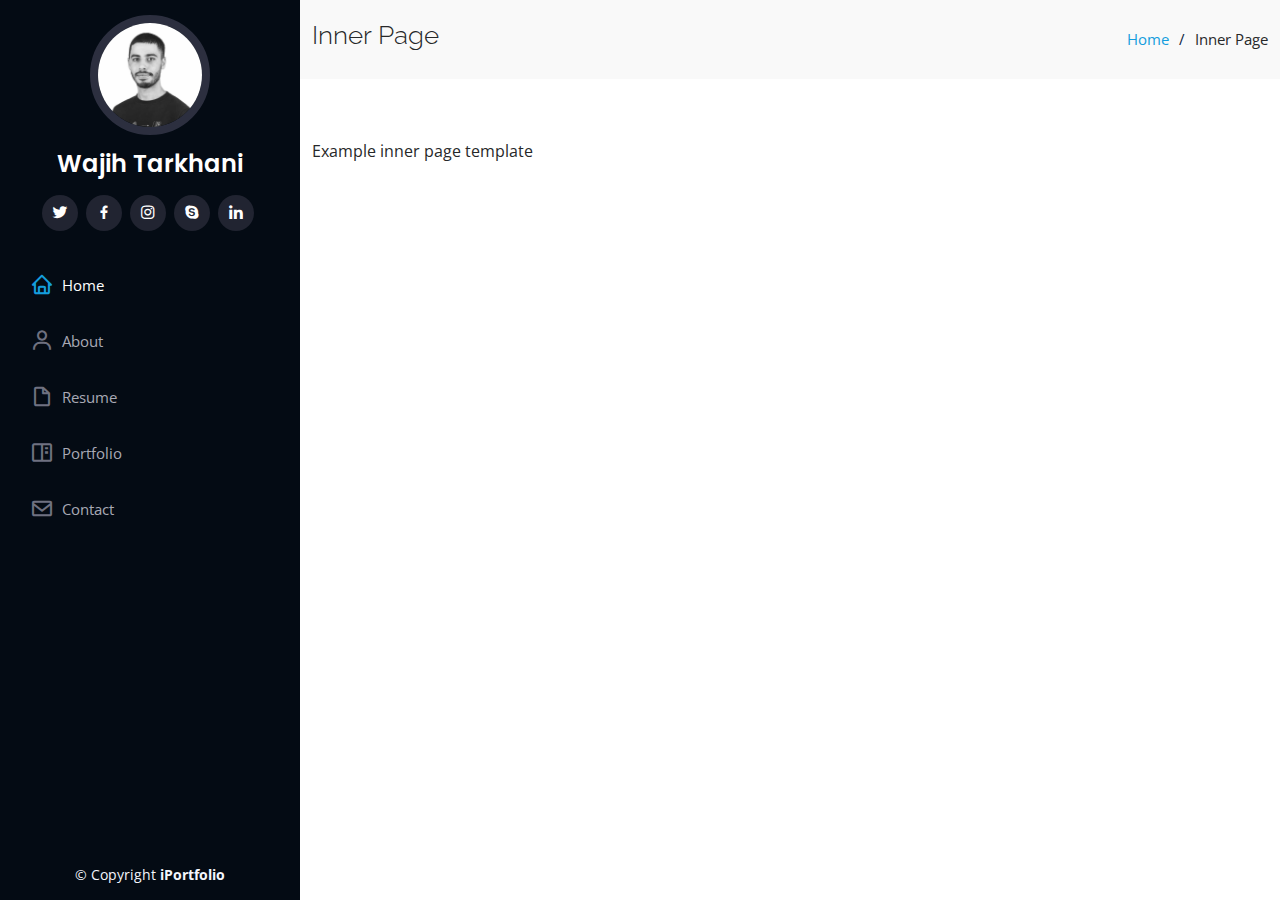
<file: inner-page.html>
<!DOCTYPE html>
<html lang="en">

<head>

  <!-- Google Tag Manager -->
  <script>(function(w,d,s,l,i){w[l]=w[l]||[];w[l].push({'gtm.start':
            new Date().getTime(),event:'gtm.js'});var f=d.getElementsByTagName(s)[0],
          j=d.createElement(s),dl=l!=='dataLayer'?'&l='+l:'';j.async=true;j.src=
          'https://www.googletagmanager.com/gtm.js?id='+i+dl;f.parentNode.insertBefore(j,f);
  })(window,document,'script','dataLayer','GTM-TT3HVP2P');</script>
  <!-- End Google Tag Manager -->

  <meta charset="utf-8">
  <meta content="width=device-width, initial-scale=1.0" name="viewport">

  <title>Wajih Tarkhani</title>
  <meta content="" name="description">
  <meta content="" name="keywords">

  <!-- Favicons -->
  <link href="assets/img/my_logo%20(2).png" rel="icon">
  <link href="assets/img/my_logo%20(2).png" rel="apple-touch-icon">

  <!-- Google Fonts -->
  <link href="https://fonts.googleapis.com/css?family=Open+Sans:300,300i,400,400i,600,600i,700,700i|Raleway:300,300i,400,400i,500,500i,600,600i,700,700i|Poppins:300,300i,400,400i,500,500i,600,600i,700,700i" rel="stylesheet">

  <!-- Vendor CSS Files -->
  <link href="assets/vendor/aos/aos.css" rel="stylesheet">
  <link href="assets/vendor/bootstrap/css/bootstrap.min.css" rel="stylesheet">
  <link href="assets/vendor/bootstrap-icons/bootstrap-icons.css" rel="stylesheet">
  <link href="assets/vendor/boxicons/css/boxicons.min.css" rel="stylesheet">
  <link href="assets/vendor/glightbox/css/glightbox.min.css" rel="stylesheet">
  <link href="assets/vendor/swiper/swiper-bundle.min.css" rel="stylesheet">

  <!-- Template Main CSS File -->
  <link href="assets/css/style.css" rel="stylesheet">

  <!-- =======================================================
  * Template Name: iPortfolio
  * Updated: Mar 10 2023 with Bootstrap v5.2.3
  * Template URL: https://bootstrapmade.com/iportfolio-bootstrap-portfolio-websites-template/
  * Author: BootstrapMade.com
  * License: https://bootstrapmade.com/license/
  ======================================================== -->
</head>

<body>

<!-- Google Tag Manager (noscript) -->
<noscript><iframe src="https://www.googletagmanager.com/ns.html?id=GTM-TT3HVP2P"
                  height="0" width="0" style="display:none;visibility:hidden"></iframe></noscript>
<!-- End Google Tag Manager (noscript) -->


  <!-- ======= Mobile nav toggle button ======= -->
  <i class="bi bi-list mobile-nav-toggle d-xl-none"></i>

  <!-- ======= Header ======= -->
  <header id="header">
    <div class="d-flex flex-column">

      <div class="profile">
        <img src="assets/img/profile-image.jpg" alt="" class="img-fluid rounded-circle">
        <h1 class="text-light"><a href="index.html">Wajih Tarkhani</a></h1>
        <div class="social-links mt-3 text-center">
          <a href="#" class="twitter"><i class="bx bxl-twitter"></i></a>
          <a href="#" class="facebook"><i class="bx bxl-facebook"></i></a>
          <a href="#" class="instagram"><i class="bx bxl-instagram"></i></a>
          <a href="#" class="google-plus"><i class="bx bxl-skype"></i></a>
          <a href="#" class="linkedin"><i class="bx bxl-linkedin"></i></a>
        </div>
      </div>

      <nav id="navbar" class="nav-menu navbar">
        <ul>
          <li><a href="#hero" class="nav-link scrollto active"><i class="bx bx-home"></i> <span>Home</span></a></li>
          <li><a href="#about" class="nav-link scrollto"><i class="bx bx-user"></i> <span>About</span></a></li>
          <li><a href="#resume" class="nav-link scrollto"><i class="bx bx-file-blank"></i> <span>Resume</span></a></li>
          <li><a href="#portfolio" class="nav-link scrollto"><i class="bx bx-book-content"></i> <span>Portfolio</span></a></li>
          <li><a href="#services" class="nav-link scrollto" style="display:none;"><i class="bx bx-server"></i> <span>Services</span></a></li>
          <li><a href="#contact" class="nav-link scrollto"><i class="bx bx-envelope"></i> <span>Contact</span></a></li>
        </ul>
      </nav><!-- .nav-menu -->
    </div>
  </header><!-- End Header -->

  <main id="main">

    <!-- ======= Breadcrumbs ======= -->
    <section class="breadcrumbs">
      <div class="container">

        <div class="d-flex justify-content-between align-items-center">
          <h2>Inner Page</h2>
          <ol>
            <li><a href="index.html">Home</a></li>
            <li>Inner Page</li>
          </ol>
        </div>

      </div>
    </section><!-- End Breadcrumbs -->

    <section class="inner-page">
      <div class="container">
        <p>
          Example inner page template
        </p>
      </div>
    </section>

  </main><!-- End #main -->

  <!-- ======= Footer ======= -->
  <footer id="footer">
    <div class="container">
      <div class="copyright">
        &copy; Copyright <strong><span>iPortfolio</span></strong>
      </div>
      <div class="credits">
        Designed by <a href="https://bootstrapmade.com/">BootstrapMade</a>
      </div>
    </div>
  </footer><!-- End  Footer -->

  <a href="#" class="back-to-top d-flex align-items-center justify-content-center"><i class="bi bi-arrow-up-short"></i></a>

  <!-- Vendor JS Files -->
  <script src="assets/vendor/purecounter/purecounter_vanilla.js"></script>
  <script src="assets/vendor/aos/aos.js"></script>
  <script src="assets/vendor/bootstrap/js/bootstrap.bundle.min.js"></script>
  <script src="assets/vendor/glightbox/js/glightbox.min.js"></script>
  <script src="assets/vendor/isotope-layout/isotope.pkgd.min.js"></script>
  <script src="assets/vendor/swiper/swiper-bundle.min.js"></script>
  <script src="assets/vendor/typed.js/typed.min.js"></script>
  <script src="assets/vendor/waypoints/noframework.waypoints.js"></script>
  <script src="assets/vendor/php-email-form/validate.js"></script>

  <!-- Template Main JS File -->
  <script src="assets/js/main.js"></script>

</body>

</html>
</file>
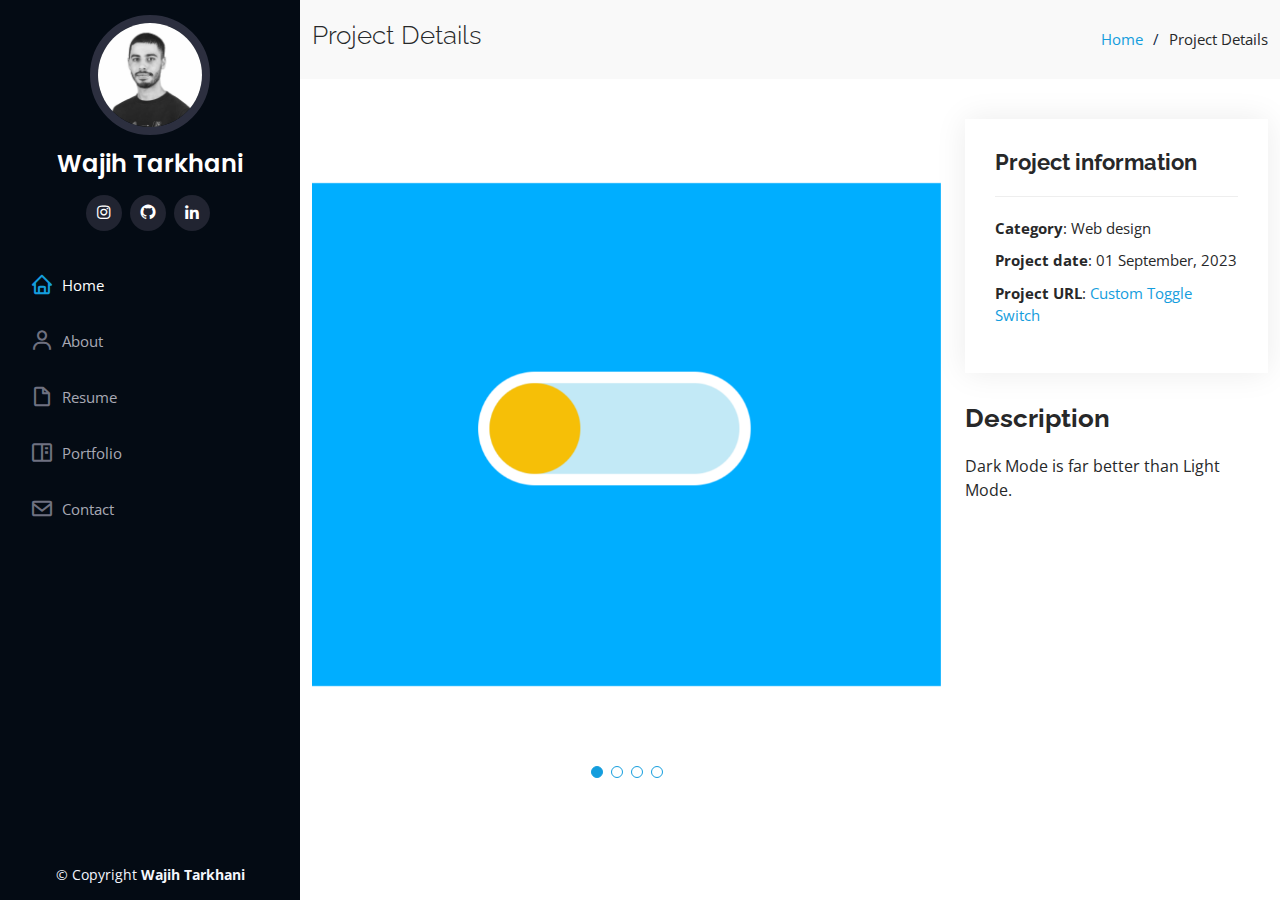
<file: Portfolio_Details/Light_Dark_Mode_details.html>
<!DOCTYPE html>
<html lang="en">

<head>

    <!-- Google Tag Manager -->
    <script>(function(w,d,s,l,i){w[l]=w[l]||[];w[l].push({'gtm.start':
            new Date().getTime(),event:'gtm.js'});var f=d.getElementsByTagName(s)[0],
        j=d.createElement(s),dl=l!=='dataLayer'?'&l='+l:'';j.async=true;j.src=
        'https://www.googletagmanager.com/gtm.js?id='+i+dl;f.parentNode.insertBefore(j,f);
    })(window,document,'script','dataLayer','GTM-TT3HVP2P');</script>
    <!-- End Google Tag Manager -->

    <meta charset="utf-8">
    <meta content="width=device-width, initial-scale=1.0" name="viewport">

    <title>Wajih Tarkhani</title>
    <meta content="" name="description">
    <meta content="" name="keywords">

    <!-- Favicons -->
    <link href="../assets/img/my_logo%20(2).png" rel="icon">
    <link href="../assets/img/my_logo%20(2).png" rel="apple-touch-icon">

    <!-- Google Fonts -->
    <link href="https://fonts.googleapis.com/css?family=Open+Sans:300,300i,400,400i,600,600i,700,700i|Raleway:300,300i,400,400i,500,500i,600,600i,700,700i|Poppins:300,300i,400,400i,500,500i,600,600i,700,700i" rel="stylesheet">

    <!-- Vendor CSS Files -->
    <link href="../assets/vendor/aos/aos.css" rel="stylesheet">
    <link href="../assets/vendor/bootstrap/css/bootstrap.min.css" rel="stylesheet">
    <link href="../assets/vendor/bootstrap-icons/bootstrap-icons.css" rel="stylesheet">
    <link href="../assets/vendor/boxicons/css/boxicons.min.css" rel="stylesheet">
    <link href="../assets/vendor/glightbox/css/glightbox.min.css" rel="stylesheet">
    <link href="../assets/vendor/swiper/swiper-bundle.min.css" rel="stylesheet">

    <!-- Template Main CSS File -->
    <link href="../assets/css/style.css" rel="stylesheet">

</head>

<body>

<!-- Google Tag Manager (noscript) -->
<noscript><iframe src="https://www.googletagmanager.com/ns.html?id=GTM-TT3HVP2P"
                  height="0" width="0" style="display:none;visibility:hidden"></iframe></noscript>
<!-- End Google Tag Manager (noscript) -->


<!-- ======= Mobile nav toggle button ======= -->
<i class="bi bi-list mobile-nav-toggle d-xl-none"></i>

<!-- ======= Header ======= -->
<header id="header">
    <div class="d-flex flex-column">

        <div class="profile">
            <img src="../assets/img/profile-image.jpg" alt="" class="img-fluid rounded-circle">
            <h1 class="text-light"><a href="../index.html">Wajih Tarkhani</a></h1>
            <div class="social-links mt-3 text-center">
                <a href="https://www.instagram.com/wajihtarkhani/" class="instagram"><i class="bx bxl-instagram"></i></a>
                <a href="https://github.com/wijj9" class="google-plus"><i class="bx bxl-github"></i></a>
                <a href="https://www.linkedin.com/in/wajih-tarkhani-18542620b/" class="linkedin"><i class="bx bxl-linkedin"></i></a>
            </div>
        </div>

        <nav id="navbar" class="nav-menu navbar">
            <ul>
                <li><a href="../index.html#hero" class="nav-link scrollto active"><i class="bx bx-home"></i> <span>Home</span></a></li>
                <li><a href="../index.html#about" class="nav-link scrollto"><i class="bx bx-user"></i> <span>About</span></a></li>
                <li><a href="../index.html#resume" class="nav-link scrollto"><i class="bx bx-file-blank"></i> <span>Resume</span></a></li>
                <li><a href="../index.html#portfolio" class="nav-link scrollto"><i class="bx bx-book-content"></i> <span>Portfolio</span></a></li>
                <li><a href="../index.html#contact" class="nav-link scrollto"><i class="bx bx-envelope"></i> <span>Contact</span></a></li>
            </ul>
        </nav><!-- .nav-menu -->
    </div>
</header><!-- End Header -->

<main id="main">

    <!-- ======= Breadcrumbs ======= -->
    <section id="breadcrumbs" class="breadcrumbs">
        <div class="container">

            <div class="d-flex justify-content-between align-items-center">
                <h2>Project Details</h2>
                <ol>
                    <li><a href="../index.html">Home</a></li>
                    <li>Project Details</li>
                </ol>
            </div>

        </div>
    </section><!-- End Breadcrumbs -->

    <!-- ======= Portfolio Details Section ======= -->
    <section id="portfolio-details" class="portfolio-details">
        <div class="container">

            <div class="row gy-4">

                <div class="col-lg-8">
                    <div class="portfolio-details-slider swiper">
                        <div class="swiper-wrapper align-items-center">

                            <div class="swiper-slide">
                                <img src="../assets/img/portfolio/light_mode.png" alt="">
                            </div>

                            <div class="swiper-slide">
                                <img src="../assets/img/portfolio/dark_mode.png" alt="">
                            </div>

                            <div class="swiper-slide">
                                <img src="../assets/img/portfolio/home_light.png" alt="">
                            </div>

                            <div class="swiper-slide">
                                <img src="../assets/img/portfolio/home_dark.png" alt="">
                            </div>
                        </div>
                        <div class="swiper-pagination"></div>
                    </div>
                </div>

                <div class="col-lg-4">
                    <div class="portfolio-info">
                        <h3>Project information</h3>
                        <ul>
                            <li><strong>Category</strong>: Web design</li>
                            <!--<li><strong>Client</strong>: ASU Company</li>-->
                            <li><strong>Project date</strong>: 01 September, 2023</li>
                            <li><strong>Project URL</strong>: <a href="https://wijj9.github.io/Game_Engine/Home/Games/Custom_Toggle_Switch/index.html">Custom Toggle Switch</a></li>
                        </ul>
                    </div>
                    <div class="portfolio-description">
                        <h2>Description</h2>
                        <p>
                            Dark Mode is far better than Light Mode.
                        </p>
                    </div>
                </div>

            </div>

        </div>
    </section><!-- End Portfolio Details Section -->

</main><!-- End #main -->

<!-- ======= Footer ======= -->
<footer id="footer">
    <div class="container">
        <div class="copyright">
            &copy; Copyright <strong><span>Wajih Tarkhani</span></strong>
        </div>
        <div class="credits">
            Designed by <a href="https://bootstrapmade.com/">BootstrapMade</a>
        </div>
    </div>
</footer><!-- End  Footer -->

<a href="#" class="back-to-top d-flex align-items-center justify-content-center"><i class="bi bi-arrow-up-short"></i></a>

<!-- Vendor JS Files -->
<script src="../assets/vendor/purecounter/purecounter_vanilla.js"></script>
<script src="../assets/vendor/aos/aos.js"></script>
<script src="../assets/vendor/bootstrap/js/bootstrap.bundle.min.js"></script>
<script src="../assets/vendor/glightbox/js/glightbox.min.js"></script>
<script src="../assets/vendor/isotope-layout/isotope.pkgd.min.js"></script>
<script src="../assets/vendor/swiper/swiper-bundle.min.js"></script>
<script src="../assets/vendor/typed.js/typed.min.js"></script>
<script src="../assets/vendor/waypoints/noframework.waypoints.js"></script>
<script src="../assets/vendor/php-email-form/validate.js"></script>

<!-- Template Main JS File -->
<script src="../assets/js/main.js"></script>

</body>

</html>
</file>
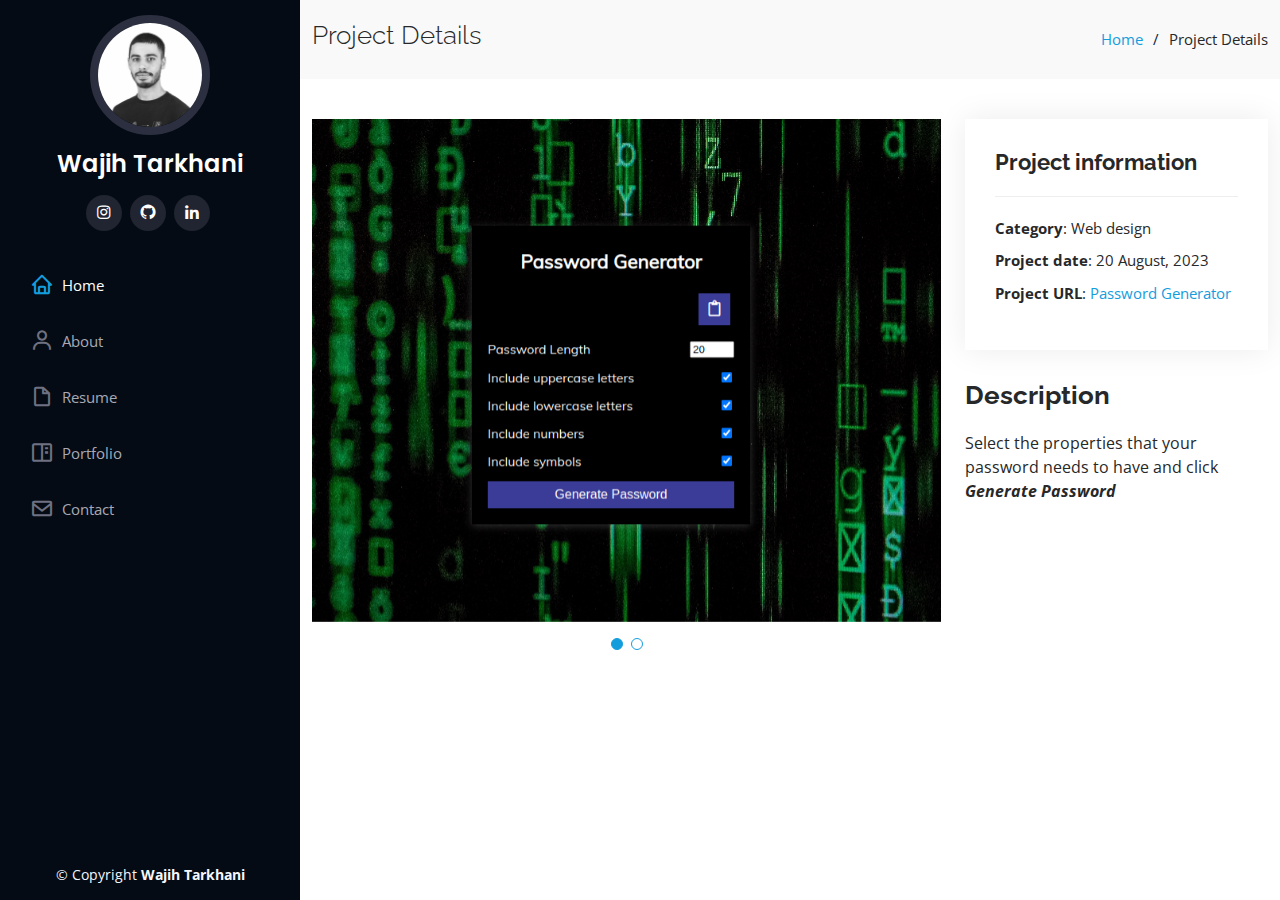
<file: Portfolio_Details/Password_Gen_details.html>
<!DOCTYPE html>
<html lang="en">

<head>

    <!-- Google Tag Manager -->
    <script>(function(w,d,s,l,i){w[l]=w[l]||[];w[l].push({'gtm.start':
            new Date().getTime(),event:'gtm.js'});var f=d.getElementsByTagName(s)[0],
        j=d.createElement(s),dl=l!=='dataLayer'?'&l='+l:'';j.async=true;j.src=
        'https://www.googletagmanager.com/gtm.js?id='+i+dl;f.parentNode.insertBefore(j,f);
    })(window,document,'script','dataLayer','GTM-TT3HVP2P');</script>
    <!-- End Google Tag Manager -->

    <meta charset="utf-8">
    <meta content="width=device-width, initial-scale=1.0" name="viewport">

    <title>Wajih Tarkhani</title>
    <meta content="" name="description">
    <meta content="" name="keywords">

    <!-- Favicons -->
    <link href="../assets/img/my_logo%20(2).png" rel="icon">
    <link href="../assets/img/my_logo%20(2).png" rel="apple-touch-icon">

    <!-- Google Fonts -->
    <link href="https://fonts.googleapis.com/css?family=Open+Sans:300,300i,400,400i,600,600i,700,700i|Raleway:300,300i,400,400i,500,500i,600,600i,700,700i|Poppins:300,300i,400,400i,500,500i,600,600i,700,700i" rel="stylesheet">

    <!-- Vendor CSS Files -->
    <link href="../assets/vendor/aos/aos.css" rel="stylesheet">
    <link href="../assets/vendor/bootstrap/css/bootstrap.min.css" rel="stylesheet">
    <link href="../assets/vendor/bootstrap-icons/bootstrap-icons.css" rel="stylesheet">
    <link href="../assets/vendor/boxicons/css/boxicons.min.css" rel="stylesheet">
    <link href="../assets/vendor/glightbox/css/glightbox.min.css" rel="stylesheet">
    <link href="../assets/vendor/swiper/swiper-bundle.min.css" rel="stylesheet">

    <!-- Template Main CSS File -->
    <link href="../assets/css/style.css" rel="stylesheet">

</head>

<body>

<!-- Google Tag Manager (noscript) -->
<noscript><iframe src="https://www.googletagmanager.com/ns.html?id=GTM-TT3HVP2P"
                  height="0" width="0" style="display:none;visibility:hidden"></iframe></noscript>
<!-- End Google Tag Manager (noscript) -->


<!-- ======= Mobile nav toggle button ======= -->
<i class="bi bi-list mobile-nav-toggle d-xl-none"></i>

<!-- ======= Header ======= -->
<header id="header">
    <div class="d-flex flex-column">

        <div class="profile">
            <img src="../assets/img/profile-image.jpg" alt="" class="img-fluid rounded-circle">
            <h1 class="text-light"><a href="../index.html">Wajih Tarkhani</a></h1>
            <div class="social-links mt-3 text-center">
                <a href="https://www.instagram.com/wajihtarkhani/" class="instagram"><i class="bx bxl-instagram"></i></a>
                <a href="https://github.com/wijj9" class="google-plus"><i class="bx bxl-github"></i></a>
                <a href="https://www.linkedin.com/in/wajih-tarkhani-18542620b/" class="linkedin"><i class="bx bxl-linkedin"></i></a>
            </div>
        </div>

        <nav id="navbar" class="nav-menu navbar">
            <ul>
                <li><a href="../index.html#hero" class="nav-link scrollto active"><i class="bx bx-home"></i> <span>Home</span></a></li>
                <li><a href="../index.html#about" class="nav-link scrollto"><i class="bx bx-user"></i> <span>About</span></a></li>
                <li><a href="../index.html#resume" class="nav-link scrollto"><i class="bx bx-file-blank"></i> <span>Resume</span></a></li>
                <li><a href="../index.html#portfolio" class="nav-link scrollto"><i class="bx bx-book-content"></i> <span>Portfolio</span></a></li>
                <li><a href="../index.html#contact" class="nav-link scrollto"><i class="bx bx-envelope"></i> <span>Contact</span></a></li>
            </ul>
        </nav><!-- .nav-menu -->
    </div>
</header><!-- End Header -->

<main id="main">

    <!-- ======= Breadcrumbs ======= -->
    <section id="breadcrumbs" class="breadcrumbs">
        <div class="container">

            <div class="d-flex justify-content-between align-items-center">
                <h2>Project Details</h2>
                <ol>
                    <li><a href="../index.html">Home</a></li>
                    <li>Project Details</li>
                </ol>
            </div>

        </div>
    </section><!-- End Breadcrumbs -->

    <!-- ======= Portfolio Details Section ======= -->
    <section id="portfolio-details" class="portfolio-details">
        <div class="container">

            <div class="row gy-4">

                <div class="col-lg-8">
                    <div class="portfolio-details-slider swiper">
                        <div class="swiper-wrapper align-items-center">

                            <div class="swiper-slide">
                                <img src="../assets/img/portfolio/password_details.png" alt="">
                            </div>

                            <div class="swiper-slide">
                                <img src="../assets/img/portfolio/password_details_2.png" alt="">
                            </div>

                        </div>
                        <div class="swiper-pagination"></div>
                    </div>
                </div>

                <div class="col-lg-4">
                    <div class="portfolio-info">
                        <h3>Project information</h3>
                        <ul>
                            <li><strong>Category</strong>: Web design</li>
                            <!--<li><strong>Client</strong>: ASU Company</li>-->
                            <li><strong>Project date</strong>: 20 August, 2023</li>
                            <li><strong>Project URL</strong>: <a href="https://wijj9.github.io/Game_Engine/Home/Games/Password_Generator/index.html">Password Generator</a></li>
                        </ul>
                    </div>
                    <div class="portfolio-description">
                        <h2>Description</h2>
                        <p>
                            Select the properties that your password needs to have and click <i><b>Generate Password</b></i>
                        </p>
                    </div>
                </div>

            </div>

        </div>
    </section><!-- End Portfolio Details Section -->

</main><!-- End #main -->

<!-- ======= Footer ======= -->
<footer id="footer">
    <div class="container">
        <div class="copyright">
            &copy; Copyright <strong><span>Wajih Tarkhani</span></strong>
        </div>
        <div class="credits">
            Designed by <a href="https://bootstrapmade.com/">BootstrapMade</a>
        </div>
    </div>
</footer><!-- End  Footer -->

<a href="#" class="back-to-top d-flex align-items-center justify-content-center"><i class="bi bi-arrow-up-short"></i></a>

<!-- Vendor JS Files -->
<script src="../assets/vendor/purecounter/purecounter_vanilla.js"></script>
<script src="../assets/vendor/aos/aos.js"></script>
<script src="../assets/vendor/bootstrap/js/bootstrap.bundle.min.js"></script>
<script src="../assets/vendor/glightbox/js/glightbox.min.js"></script>
<script src="../assets/vendor/isotope-layout/isotope.pkgd.min.js"></script>
<script src="../assets/vendor/swiper/swiper-bundle.min.js"></script>
<script src="../assets/vendor/typed.js/typed.min.js"></script>
<script src="../assets/vendor/waypoints/noframework.waypoints.js"></script>
<script src="../assets/vendor/php-email-form/validate.js"></script>

<!-- Template Main JS File -->
<script src="../assets/js/main.js"></script>

</body>

</html>
</file>
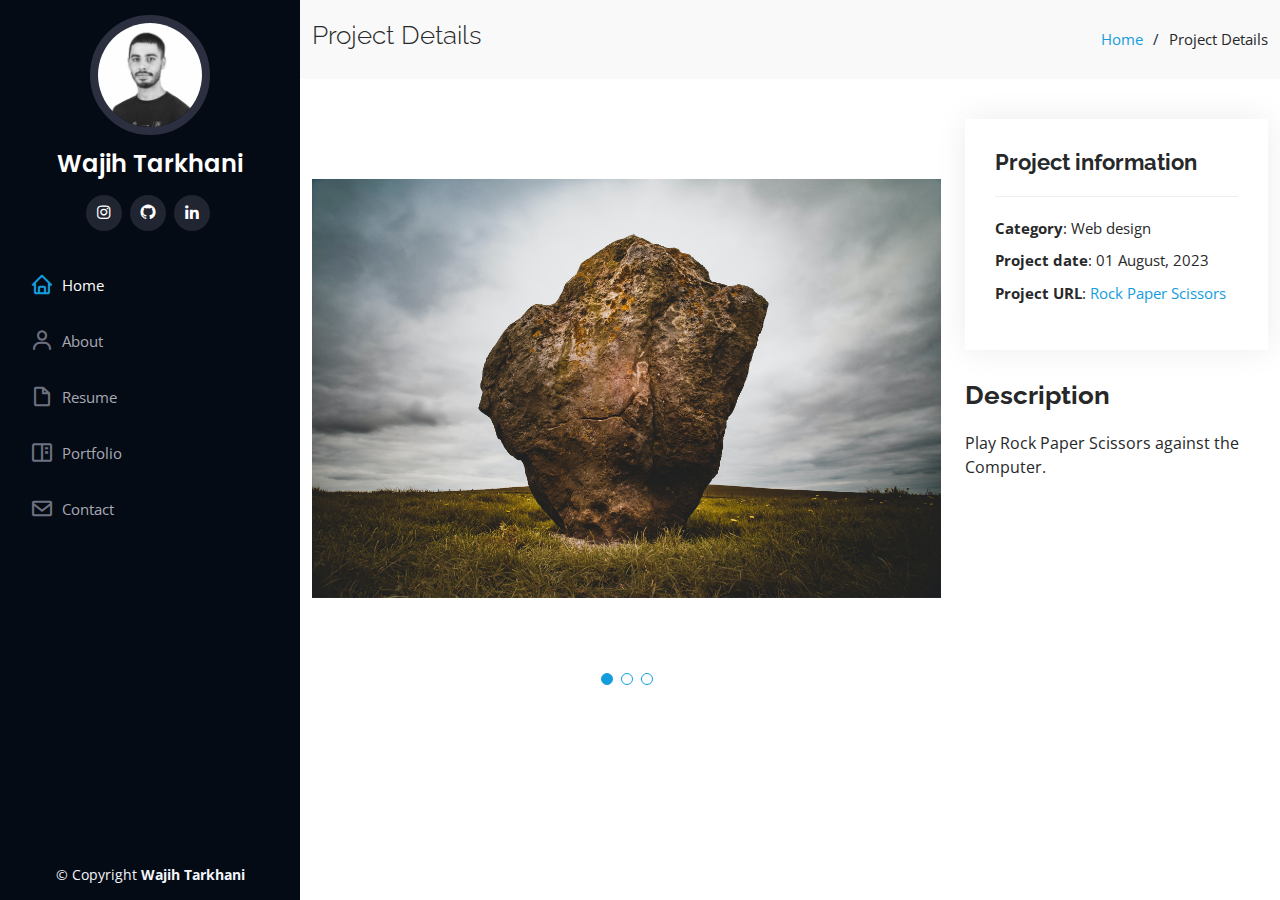
<file: Portfolio_Details/RPS_details.html>
<!DOCTYPE html>
<html lang="en">

<head>

  <!-- Google Tag Manager -->
  <script>(function(w,d,s,l,i){w[l]=w[l]||[];w[l].push({'gtm.start':
            new Date().getTime(),event:'gtm.js'});var f=d.getElementsByTagName(s)[0],
          j=d.createElement(s),dl=l!=='dataLayer'?'&l='+l:'';j.async=true;j.src=
          'https://www.googletagmanager.com/gtm.js?id='+i+dl;f.parentNode.insertBefore(j,f);
  })(window,document,'script','dataLayer','GTM-TT3HVP2P');</script>
  <!-- End Google Tag Manager -->

  <meta charset="utf-8">
  <meta content="width=device-width, initial-scale=1.0" name="viewport">

  <title>Wajih Tarkhani</title>
  <meta content="" name="description">
  <meta content="" name="keywords">

  <!-- Favicons -->
  <link href="../assets/img/my_logo%20(2).png" rel="icon">
  <link href="../assets/img/my_logo%20(2).png" rel="apple-touch-icon">

  <!-- Google Fonts -->
  <link href="https://fonts.googleapis.com/css?family=Open+Sans:300,300i,400,400i,600,600i,700,700i|Raleway:300,300i,400,400i,500,500i,600,600i,700,700i|Poppins:300,300i,400,400i,500,500i,600,600i,700,700i" rel="stylesheet">

  <!-- Vendor CSS Files -->
  <link href="../assets/vendor/aos/aos.css" rel="stylesheet">
  <link href="../assets/vendor/bootstrap/css/bootstrap.min.css" rel="stylesheet">
  <link href="../assets/vendor/bootstrap-icons/bootstrap-icons.css" rel="stylesheet">
  <link href="../assets/vendor/boxicons/css/boxicons.min.css" rel="stylesheet">
  <link href="../assets/vendor/glightbox/css/glightbox.min.css" rel="stylesheet">
  <link href="../assets/vendor/swiper/swiper-bundle.min.css" rel="stylesheet">

  <!-- Template Main CSS File -->
  <link href="../assets/css/style.css" rel="stylesheet">

</head>

<body>

<!-- Google Tag Manager (noscript) -->
<noscript><iframe src="https://www.googletagmanager.com/ns.html?id=GTM-TT3HVP2P"
                  height="0" width="0" style="display:none;visibility:hidden"></iframe></noscript>
<!-- End Google Tag Manager (noscript) -->


  <!-- ======= Mobile nav toggle button ======= -->
  <i class="bi bi-list mobile-nav-toggle d-xl-none"></i>

  <!-- ======= Header ======= -->
  <header id="header">
    <div class="d-flex flex-column">

      <div class="profile">
        <img src="../assets/img/profile-image.jpg" alt="" class="img-fluid rounded-circle">
        <h1 class="text-light"><a href="../index.html">Wajih Tarkhani</a></h1>
        <div class="social-links mt-3 text-center">
          <a href="https://www.instagram.com/wajihtarkhani/" class="instagram"><i class="bx bxl-instagram"></i></a>
          <a href="https://github.com/wijj9" class="google-plus"><i class="bx bxl-github"></i></a>
          <a href="https://www.linkedin.com/in/wajih-tarkhani-18542620b/" class="linkedin"><i class="bx bxl-linkedin"></i></a>
        </div>
      </div>

      <nav id="navbar" class="nav-menu navbar">
        <ul>
          <li><a href="../index.html#hero" class="nav-link scrollto active"><i class="bx bx-home"></i> <span>Home</span></a></li>
          <li><a href="../index.html#about" class="nav-link scrollto"><i class="bx bx-user"></i> <span>About</span></a></li>
          <li><a href="../index.html#resume" class="nav-link scrollto"><i class="bx bx-file-blank"></i> <span>Resume</span></a></li>
          <li><a href="../index.html#portfolio" class="nav-link scrollto"><i class="bx bx-book-content"></i> <span>Portfolio</span></a></li>
          <li><a href="../index.html#contact" class="nav-link scrollto"><i class="bx bx-envelope"></i> <span>Contact</span></a></li>
        </ul>
      </nav><!-- .nav-menu -->
    </div>
  </header><!-- End Header -->

  <main id="main">

    <!-- ======= Breadcrumbs ======= -->
    <section id="breadcrumbs" class="breadcrumbs">
      <div class="container">

        <div class="d-flex justify-content-between align-items-center">
          <h2>Project Details</h2>
          <ol>
            <li><a href="../index.html">Home</a></li>
            <li>Project Details</li>
          </ol>
        </div>

      </div>
    </section><!-- End Breadcrumbs -->

    <!-- ======= Portfolio Details Section ======= -->
    <section id="portfolio-details" class="portfolio-details">
      <div class="container">

        <div class="row gy-4">

          <div class="col-lg-8">
            <div class="portfolio-details-slider swiper">
              <div class="swiper-wrapper align-items-center">

                <div class="swiper-slide">
                  <img src="../assets/img/portfolio/Rock_min.jpg" alt="">
                </div>

                <div class="swiper-slide">
                  <img src="../assets/img/portfolio/paper.jpg" alt="">
                </div>

                <div class="swiper-slide">
                  <img src="../assets/img/portfolio/scissors.jpg" alt="">
                </div>

              </div>
              <div class="swiper-pagination"></div>
            </div>
          </div>

          <div class="col-lg-4">
            <div class="portfolio-info">
              <h3>Project information</h3>
              <ul>
                <li><strong>Category</strong>: Web design</li>
                <li><strong>Project date</strong>: 01 August, 2023</li>
                <li><strong>Project URL</strong>: <a href="https://wijj9.github.io/Game_Engine/Home/Games/Rock_Paper_Scissors/index.html">Rock Paper Scissors</a></li>
              </ul>
            </div>
            <div class="portfolio-description">
              <h2>Description</h2>
              <p>
                Play Rock Paper Scissors against the Computer.
              </p>
            </div>
          </div>

        </div>

      </div>
    </section><!-- End Portfolio Details Section -->

  </main><!-- End #main -->

  <!-- ======= Footer ======= -->
  <footer id="footer">
    <div class="container">
      <div class="copyright">
        &copy; Copyright <strong><span>Wajih Tarkhani</span></strong>
      </div>
      <div class="credits">
        Designed by <a href="https://bootstrapmade.com/">BootstrapMade</a>
      </div>
    </div>
  </footer><!-- End  Footer -->

  <a href="#" class="back-to-top d-flex align-items-center justify-content-center"><i class="bi bi-arrow-up-short"></i></a>

  <!-- Vendor JS Files -->
  <script src="../assets/vendor/purecounter/purecounter_vanilla.js"></script>
  <script src="../assets/vendor/aos/aos.js"></script>
  <script src="../assets/vendor/bootstrap/js/bootstrap.bundle.min.js"></script>
  <script src="../assets/vendor/glightbox/js/glightbox.min.js"></script>
  <script src="../assets/vendor/isotope-layout/isotope.pkgd.min.js"></script>
  <script src="../assets/vendor/swiper/swiper-bundle.min.js"></script>
  <script src="../assets/vendor/typed.js/typed.min.js"></script>
  <script src="../assets/vendor/waypoints/noframework.waypoints.js"></script>
  <script src="../assets/vendor/php-email-form/validate.js"></script>

  <!-- Template Main JS File -->
  <script src="../assets/js/main.js"></script>

</body>

</html>
</file>
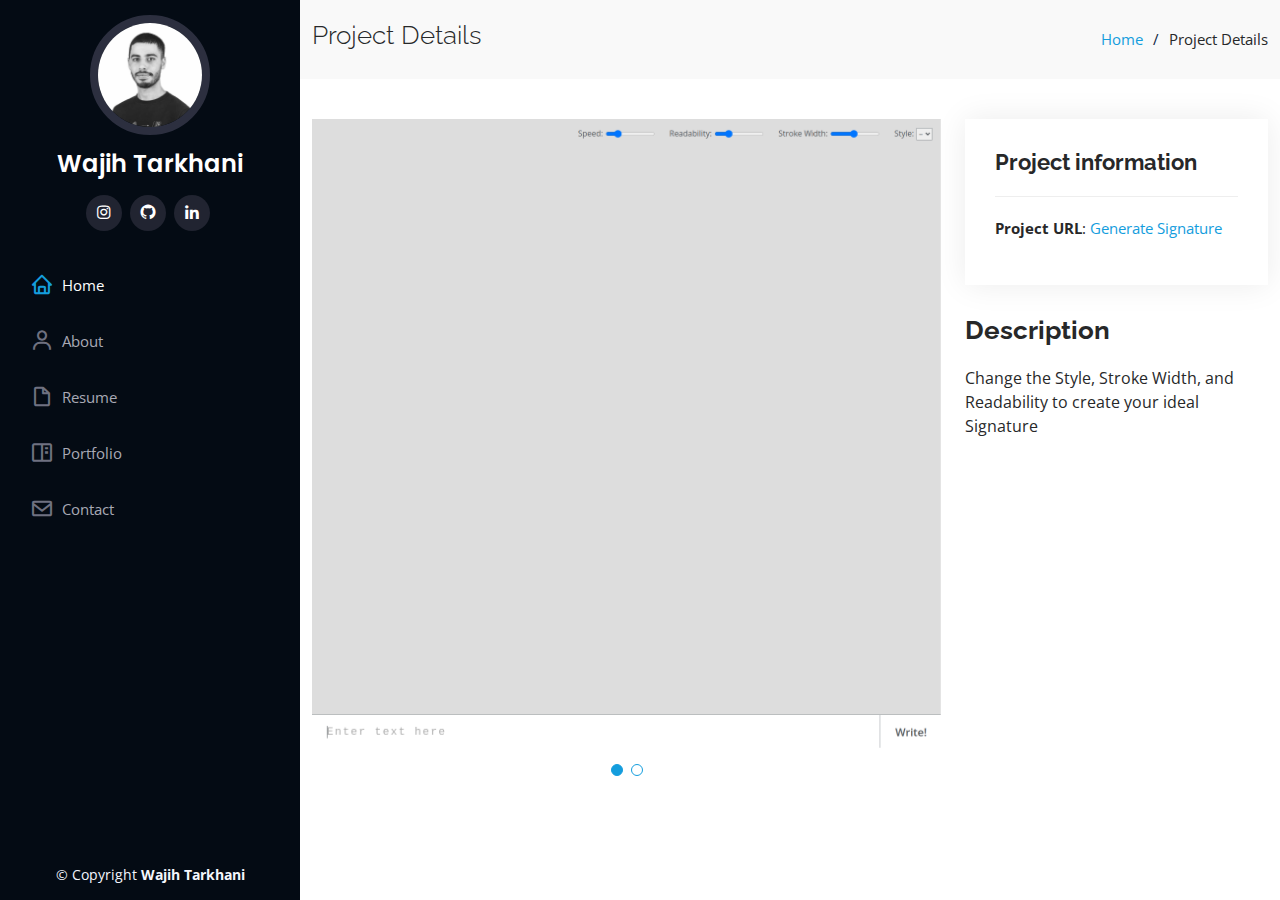
<file: Portfolio_Details/Signature_details.html>
<!DOCTYPE html>
<html lang="en">

<head>

    <!-- Google Tag Manager -->
    <script>(function(w,d,s,l,i){w[l]=w[l]||[];w[l].push({'gtm.start':
            new Date().getTime(),event:'gtm.js'});var f=d.getElementsByTagName(s)[0],
        j=d.createElement(s),dl=l!=='dataLayer'?'&l='+l:'';j.async=true;j.src=
        'https://www.googletagmanager.com/gtm.js?id='+i+dl;f.parentNode.insertBefore(j,f);
    })(window,document,'script','dataLayer','GTM-TT3HVP2P');</script>
    <!-- End Google Tag Manager -->

    <meta charset="utf-8">
    <meta content="width=device-width, initial-scale=1.0" name="viewport">

    <title>Wajih Tarkhani</title>
    <meta content="" name="description">
    <meta content="" name="keywords">

    <!-- Favicons -->
    <link href="../assets/img/my_logo%20(2).png" rel="icon">
    <link href="../assets/img/my_logo%20(2).png" rel="apple-touch-icon">

    <!-- Google Fonts -->
    <link href="https://fonts.googleapis.com/css?family=Open+Sans:300,300i,400,400i,600,600i,700,700i|Raleway:300,300i,400,400i,500,500i,600,600i,700,700i|Poppins:300,300i,400,400i,500,500i,600,600i,700,700i" rel="stylesheet">

    <!-- Vendor CSS Files -->
    <link href="../assets/vendor/aos/aos.css" rel="stylesheet">
    <link href="../assets/vendor/bootstrap/css/bootstrap.min.css" rel="stylesheet">
    <link href="../assets/vendor/bootstrap-icons/bootstrap-icons.css" rel="stylesheet">
    <link href="../assets/vendor/boxicons/css/boxicons.min.css" rel="stylesheet">
    <link href="../assets/vendor/glightbox/css/glightbox.min.css" rel="stylesheet">
    <link href="../assets/vendor/swiper/swiper-bundle.min.css" rel="stylesheet">

    <!-- Template Main CSS File -->
    <link href="../assets/css/style.css" rel="stylesheet">

</head>

<body>

<!-- Google Tag Manager (noscript) -->
<noscript><iframe src="https://www.googletagmanager.com/ns.html?id=GTM-TT3HVP2P"
                  height="0" width="0" style="display:none;visibility:hidden"></iframe></noscript>
<!-- End Google Tag Manager (noscript) -->


<!-- ======= Mobile nav toggle button ======= -->
<i class="bi bi-list mobile-nav-toggle d-xl-none"></i>

<!-- ======= Header ======= -->
<header id="header">
    <div class="d-flex flex-column">

        <div class="profile">
            <img src="../assets/img/profile-image.jpg" alt="" class="img-fluid rounded-circle">
            <h1 class="text-light"><a href="../index.html">Wajih Tarkhani</a></h1>
            <div class="social-links mt-3 text-center">
                <a href="https://www.instagram.com/wajihtarkhani/" class="instagram"><i class="bx bxl-instagram"></i></a>
                <a href="https://github.com/wijj9" class="google-plus"><i class="bx bxl-github"></i></a>
                <a href="https://www.linkedin.com/in/wajih-tarkhani-18542620b/" class="linkedin"><i class="bx bxl-linkedin"></i></a>
            </div>
        </div>

        <nav id="navbar" class="nav-menu navbar">
            <ul>
                <li><a href="../index.html#hero" class="nav-link scrollto active"><i class="bx bx-home"></i> <span>Home</span></a></li>
                <li><a href="../index.html#about" class="nav-link scrollto"><i class="bx bx-user"></i> <span>About</span></a></li>
                <li><a href="../index.html#resume" class="nav-link scrollto"><i class="bx bx-file-blank"></i> <span>Resume</span></a></li>
                <li><a href="../index.html#portfolio" class="nav-link scrollto"><i class="bx bx-book-content"></i> <span>Portfolio</span></a></li>
                <li><a href="../index.html#contact" class="nav-link scrollto"><i class="bx bx-envelope"></i> <span>Contact</span></a></li>
            </ul>
        </nav><!-- .nav-menu -->
    </div>
</header><!-- End Header -->

<main id="main">

    <!-- ======= Breadcrumbs ======= -->
    <section id="breadcrumbs" class="breadcrumbs">
        <div class="container">

            <div class="d-flex justify-content-between align-items-center">
                <h2>Project Details</h2>
                <ol>
                    <li><a href="../index.html">Home</a></li>
                    <li>Project Details</li>
                </ol>
            </div>

        </div>
    </section><!-- End Breadcrumbs -->

    <!-- ======= Portfolio Details Section ======= -->
    <section id="portfolio-details" class="portfolio-details">
        <div class="container">

            <div class="row gy-4">

                <div class="col-lg-8">
                    <div class="portfolio-details-slider swiper">
                        <div class="swiper-wrapper align-items-center">


                            <div class="swiper-slide">
                                <img src="../assets/img/portfolio/signing_blanc.png" alt="">
                            </div>

                            <div class="swiper-slide">
                                <img src="../assets/img/portfolio/signing.png" alt="">
                            </div>


                        </div>
                        <div class="swiper-pagination"></div>
                    </div>
                </div>

                <div class="col-lg-4">
                    <div class="portfolio-info">
                        <h3>Project information</h3>
                        <ul>
                            <li><strong>Project URL</strong>: <a href="https://wijj9.github.io/Game_Engine/Home/Games/Signature_Generator/index.html">Generate Signature</a></li>
                        </ul>
                    </div>
                    <div class="portfolio-description">
                        <h2>Description</h2>
                        <p>
                            Change the Style, Stroke Width, and Readability to create your ideal Signature
                        </p>
                    </div>
                </div>

            </div>

        </div>
    </section><!-- End Portfolio Details Section -->

</main><!-- End #main -->

<!-- ======= Footer ======= -->
<footer id="footer">
    <div class="container">
        <div class="copyright">
            &copy; Copyright <strong><span>Wajih Tarkhani</span></strong>
        </div>
        <div class="credits">
            Designed by <a href="https://bootstrapmade.com/">BootstrapMade</a>
        </div>
    </div>
</footer><!-- End  Footer -->

<a href="#" class="back-to-top d-flex align-items-center justify-content-center"><i class="bi bi-arrow-up-short"></i></a>

<!-- Vendor JS Files -->
<script src="../assets/vendor/purecounter/purecounter_vanilla.js"></script>
<script src="../assets/vendor/aos/aos.js"></script>
<script src="../assets/vendor/bootstrap/js/bootstrap.bundle.min.js"></script>
<script src="../assets/vendor/glightbox/js/glightbox.min.js"></script>
<script src="../assets/vendor/isotope-layout/isotope.pkgd.min.js"></script>
<script src="../assets/vendor/swiper/swiper-bundle.min.js"></script>
<script src="../assets/vendor/typed.js/typed.min.js"></script>
<script src="../assets/vendor/waypoints/noframework.waypoints.js"></script>
<script src="../assets/vendor/php-email-form/validate.js"></script>

<!-- Template Main JS File -->
<script src="../assets/js/main.js"></script>

</body>

</html>
</file>
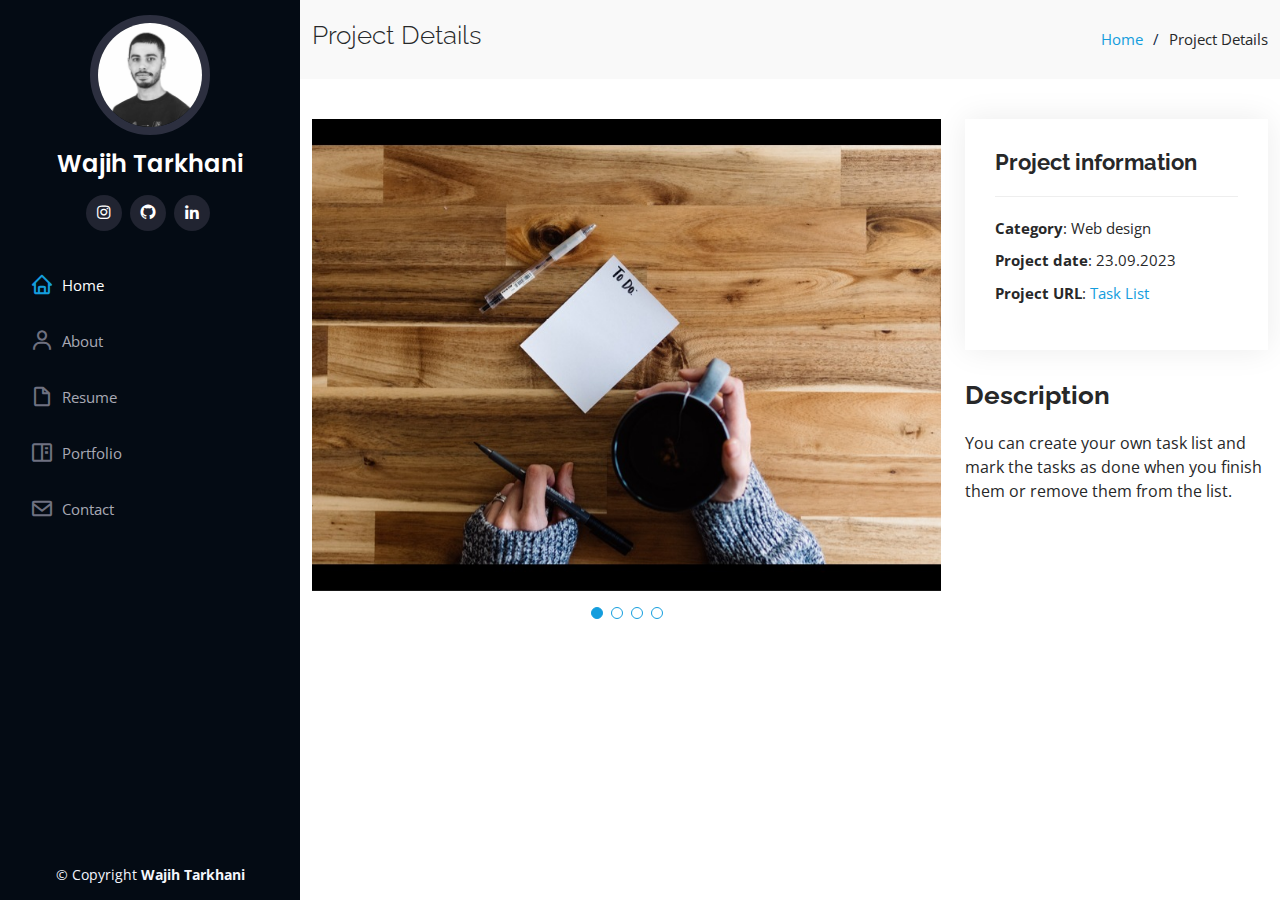
<file: Portfolio_Details/Task_List.html>
<!DOCTYPE html>
<html lang="en">

<head>


    <meta charset="utf-8">
    <meta content="width=device-width, initial-scale=1.0" name="viewport">

    <title>Wajih Tarkhani</title>
    <meta content="" name="description">
    <meta content="" name="keywords">

    <!-- Google Tag Manager -->
    <script>(function(w,d,s,l,i){w[l]=w[l]||[];w[l].push({'gtm.start':
            new Date().getTime(),event:'gtm.js'});var f=d.getElementsByTagName(s)[0],
        j=d.createElement(s),dl=l!=='dataLayer'?'&l='+l:'';j.async=true;j.src=
        'https://www.googletagmanager.com/gtm.js?id='+i+dl;f.parentNode.insertBefore(j,f);
    })(window,document,'script','dataLayer','GTM-TT3HVP2P');</script>
    <!-- End Google Tag Manager -->

    <!-- Favicons -->
    <link href="../assets/img/my_logo%20(2).png" rel="icon">
    <link href="../assets/img/my_logo%20(2).png" rel="apple-touch-icon">

    <!-- Google Fonts -->
    <link href="https://fonts.googleapis.com/css?family=Open+Sans:300,300i,400,400i,600,600i,700,700i|Raleway:300,300i,400,400i,500,500i,600,600i,700,700i|Poppins:300,300i,400,400i,500,500i,600,600i,700,700i" rel="stylesheet">

    <!-- Vendor CSS Files -->
    <link href="../assets/vendor/aos/aos.css" rel="stylesheet">
    <link href="../assets/vendor/bootstrap/css/bootstrap.min.css" rel="stylesheet">
    <link href="../assets/vendor/bootstrap-icons/bootstrap-icons.css" rel="stylesheet">
    <link href="../assets/vendor/boxicons/css/boxicons.min.css" rel="stylesheet">
    <link href="../assets/vendor/glightbox/css/glightbox.min.css" rel="stylesheet">
    <link href="../assets/vendor/swiper/swiper-bundle.min.css" rel="stylesheet">

    <!-- Template Main CSS File -->
    <link href="../assets/css/style.css" rel="stylesheet">

</head>

<body>

<!-- Google Tag Manager (noscript) -->
<noscript><iframe src="https://www.googletagmanager.com/ns.html?id=GTM-TT3HVP2P"
                  height="0" width="0" style="display:none;visibility:hidden"></iframe></noscript>
<!-- End Google Tag Manager (noscript) -->


<!-- ======= Mobile nav toggle button ======= -->
<i class="bi bi-list mobile-nav-toggle d-xl-none"></i>

<!-- ======= Header ======= -->
<header id="header">
    <div class="d-flex flex-column">

        <div class="profile">
            <img src="../assets/img/profile-image.jpg" alt="" class="img-fluid rounded-circle">
            <h1 class="text-light"><a href="../index.html">Wajih Tarkhani</a></h1>
            <div class="social-links mt-3 text-center">
                <a href="https://www.instagram.com/wajihtarkhani/" class="instagram"><i class="bx bxl-instagram"></i></a>
                <a href="https://github.com/wijj9" class="google-plus"><i class="bx bxl-github"></i></a>
                <a href="https://www.linkedin.com/in/wajih-tarkhani-18542620b/" class="linkedin"><i class="bx bxl-linkedin"></i></a>
            </div>
        </div>

        <nav id="navbar" class="nav-menu navbar">
            <ul>
                <li><a href="../index.html#hero" class="nav-link scrollto active"><i class="bx bx-home"></i> <span>Home</span></a></li>
                <li><a href="../index.html#about" class="nav-link scrollto"><i class="bx bx-user"></i> <span>About</span></a></li>
                <li><a href="../index.html#resume" class="nav-link scrollto"><i class="bx bx-file-blank"></i> <span>Resume</span></a></li>
                <li><a href="../index.html#portfolio" class="nav-link scrollto"><i class="bx bx-book-content"></i> <span>Portfolio</span></a></li>
                <li><a href="../index.html#contact" class="nav-link scrollto"><i class="bx bx-envelope"></i> <span>Contact</span></a></li>
            </ul>
        </nav><!-- .nav-menu -->
    </div>
</header><!-- End Header -->

<main id="main">

    <!-- ======= Breadcrumbs ======= -->
    <section id="breadcrumbs" class="breadcrumbs">
        <div class="container">

            <div class="d-flex justify-content-between align-items-center">
                <h2>Project Details</h2>
                <ol>
                    <li><a href="../index.html">Home</a></li>
                    <li>Project Details</li>
                </ol>
            </div>

        </div>
    </section><!-- End Breadcrumbs -->

    <!-- ======= Portfolio Details Section ======= -->
    <section id="portfolio-details" class="portfolio-details">
        <div class="container">

            <div class="row gy-4">

                <div class="col-lg-8">
                    <div class="portfolio-details-slider swiper">
                        <div class="swiper-wrapper align-items-center">

                            <div class="swiper-slide">
                                <img src="../assets/img/portfolio/task_list.jpg" alt="">
                            </div>

                            <div class="swiper-slide">
                                <img src="../assets/img/portfolio/task_list_homepage.png" alt="">
                            </div>

                            <div class="swiper-slide">
                                <img src="../assets/img/portfolio/add_task.png" alt="">
                            </div>

                            <div class="swiper-slide">
                                <img src="../assets/img/portfolio/task_added.png" alt="">
                            </div>

                        </div>
                        <div class="swiper-pagination"></div>
                    </div>
                </div>

                <div class="col-lg-4">
                    <div class="portfolio-info">
                        <h3>Project information</h3>
                        <ul>
                            <li><strong>Category</strong>: Web design</li>
                            <li><strong>Project date</strong>: 23.09.2023</li>
                            <li><strong>Project URL</strong>: <a href="https://wijj9.github.io/TaskList">Task List</a></li>
                        </ul>
                    </div>
                    <div class="portfolio-description">
                        <h2>Description</h2>
                        <p>
                            You can create your own task list and mark the tasks as done when you finish them or remove them from the list.
                        </p>
                    </div>
                </div>

            </div>

        </div>
    </section><!-- End Portfolio Details Section -->

</main><!-- End #main -->

<!-- ======= Footer ======= -->
<footer id="footer">
    <div class="container">
        <div class="copyright">
            &copy; Copyright <strong><span>Wajih Tarkhani</span></strong>
        </div>
        <div class="credits">
            Designed by <a href="https://bootstrapmade.com/">BootstrapMade</a>
        </div>
    </div>
</footer><!-- End  Footer -->

<a href="#" class="back-to-top d-flex align-items-center justify-content-center"><i class="bi bi-arrow-up-short"></i></a>

<!-- Vendor JS Files -->
<script src="../assets/vendor/purecounter/purecounter_vanilla.js"></script>
<script src="../assets/vendor/aos/aos.js"></script>
<script src="../assets/vendor/bootstrap/js/bootstrap.bundle.min.js"></script>
<script src="../assets/vendor/glightbox/js/glightbox.min.js"></script>
<script src="../assets/vendor/isotope-layout/isotope.pkgd.min.js"></script>
<script src="../assets/vendor/swiper/swiper-bundle.min.js"></script>
<script src="../assets/vendor/typed.js/typed.min.js"></script>
<script src="../assets/vendor/waypoints/noframework.waypoints.js"></script>
<script src="../assets/vendor/php-email-form/validate.js"></script>

<!-- Template Main JS File -->
<script src="../assets/js/main.js"></script>

</body>

</html>
</file>
<file: assets/css/style.css>
/**
* Template Name: iPortfolio
* Updated: Mar 10 2023 with Bootstrap v5.2.3
* Template URL: https://bootstrapmade.com/iportfolio-bootstrap-portfolio-websites-template/
* Author: BootstrapMade.com
* License: https://bootstrapmade.com/license/
*/

/*--------------------------------------------------------------
# General
--------------------------------------------------------------*/
body {
  font-family: "Open Sans", sans-serif;
  color: #272829;
}

a {
  color: #149ddd;
  text-decoration: none;
}

a:hover {
  color: #37b3ed;
  text-decoration: none;
}

h1,
h2,
h3,
h4,
h5,
h6 {
  font-family: "Raleway", sans-serif;
}

/*--------------------------------------------------------------
# Back to top button
--------------------------------------------------------------*/
.back-to-top {
  position: fixed;
  visibility: hidden;
  opacity: 0;
  right: 15px;
  bottom: 15px;
  z-index: 996;
  background: #149ddd;
  width: 40px;
  height: 40px;
  border-radius: 50px;
  transition: all 0.4s;
}

.back-to-top i {
  font-size: 28px;
  color: #fff;
  line-height: 0;
}

.back-to-top:hover {
  background: #2eafec;
  color: #fff;
}

.back-to-top.active {
  visibility: visible;
  opacity: 1;
}

/*--------------------------------------------------------------
# Header
--------------------------------------------------------------*/
#header {
  position: fixed;
  top: 0;
  left: 0;
  bottom: 0;
  width: 300px;
  transition: all ease-in-out 0.5s;
  z-index: 9997;
  transition: all 0.5s;
  padding: 0 15px;
  background: #040b14;
  overflow-y: auto;
}

#header .profile img {
  margin: 15px auto;
  display: block;
  width: 120px;
  border: 8px solid #2c2f3f;
}

#header .profile h1 {
  font-size: 24px;
  margin: 0;
  padding: 0;
  font-weight: 600;
  -moz-text-align-last: center;
  text-align-last: center;
  font-family: "Poppins", sans-serif;
}

#header .profile h1 a,
#header .profile h1 a:hover {
  color: #fff;
  text-decoration: none;
}

#header .profile .social-links a {
  font-size: 18px;
  display: inline-block;
  background: #212431;
  color: #fff;
  line-height: 1;
  padding: 8px 0;
  margin-right: 4px;
  border-radius: 50%;
  text-align: center;
  width: 36px;
  height: 36px;
  transition: 0.3s;
}

#header .profile .social-links a:hover {
  background: #149ddd;
  color: #fff;
  text-decoration: none;
}

#main {
  margin-left: 300px;
}

@media (max-width: 1199px) {
  #header {
    left: -300px;
  }

  #main {
    margin-left: 0;
  }
}

/*--------------------------------------------------------------
# Navigation Menu
--------------------------------------------------------------*/
/* Desktop Navigation */
.nav-menu {
  padding: 30px 0 0 0;
}

.nav-menu * {
  margin: 0;
  padding: 0;
  list-style: none;
}

.nav-menu>ul>li {
  position: relative;
  white-space: nowrap;
}

.nav-menu a,
.nav-menu a:focus {
  display: flex;
  align-items: center;
  color: #a8a9b4;
  padding: 12px 15px;
  margin-bottom: 8px;
  transition: 0.3s;
  font-size: 15px;
}

.nav-menu a i,
.nav-menu a:focus i {
  font-size: 24px;
  padding-right: 8px;
  color: #6f7180;
}

.nav-menu a:hover,
.nav-menu .active,
.nav-menu .active:focus,
.nav-menu li:hover>a {
  text-decoration: none;
  color: #fff;
}

.nav-menu a:hover i,
.nav-menu .active i,
.nav-menu .active:focus i,
.nav-menu li:hover>a i {
  color: #149ddd;
}

/* Mobile Navigation */
.mobile-nav-toggle {
  position: fixed;
  right: 15px;
  top: 15px;
  z-index: 9998;
  border: 0;
  font-size: 24px;
  transition: all 0.4s;
  outline: none !important;
  background-color: #149ddd;
  color: #fff;
  width: 40px;
  height: 40px;
  display: inline-flex;
  align-items: center;
  justify-content: center;
  line-height: 0;
  border-radius: 50px;
  cursor: pointer;
}

.mobile-nav-active {
  overflow: hidden;
}

.mobile-nav-active #header {
  left: 0;
}

/*--------------------------------------------------------------
# Hero Section
--------------------------------------------------------------*/
#hero {
  width: 100%;
  height: 100vh;
  background: url("../img/goldfinch_EU.jpg") top center;
  background-size: cover;
}

#hero:before {
  content: "";
  background: rgba(5, 13, 24, 0.3);
  position: absolute;
  bottom: 0;
  top: 0;
  left: 0;
  right: 0;
  z-index: 1;
}

#hero .hero-container {
  position: relative;
  z-index: 2;
  min-width: 300px;
}

#hero h1 {
  margin: 0 0 10px 0;
  font-size: 64px;
  font-weight: 700;
  line-height: 56px;
  color: #fff;
}

#hero p {
  color: #fff;
  margin-bottom: 50px;
  font-size: 26px;
  font-family: "Poppins", sans-serif;
}

#hero p span {
  color: #fff;
  padding-bottom: 4px;
  letter-spacing: 1px;
  border-bottom: 3px solid #149ddd;
}

@media (min-width: 1024px) {
  #hero {
    background-attachment: fixed;
  }
}

@media (max-width: 768px) {
  #hero h1 {
    font-size: 28px;
    line-height: 36px;
  }

  #hero h2 {
    font-size: 18px;
    line-height: 24px;
    margin-bottom: 30px;
  }
}

/*--------------------------------------------------------------
# Sections General
--------------------------------------------------------------*/
section {
  padding: 60px 0;
  overflow: hidden;
}

.section-bg {
  background: #f5f8fd;
}

.section-title {
  padding-bottom: 30px;
}

.section-title h2 {
  font-size: 32px;
  font-weight: bold;
  margin-bottom: 20px;
  padding-bottom: 20px;
  position: relative;
  color: #173b6c;
}

.section-title h2::after {
  content: "";
  position: absolute;
  display: block;
  width: 200px;
  height: 3px;
  background: #149ddd;
  bottom: 0;
  left: 0;
}

.section-title p {
  margin-bottom: 0;
}

/*--------------------------------------------------------------
# About
--------------------------------------------------------------*/
.about .content h3 {
  font-weight: 700;
  font-size: 26px;
  color: #173b6c;
}

.about .content ul {
  list-style: none;
  padding: 0;
}

.about .content ul li {
  margin-bottom: 20px;
  display: flex;
  align-items: center;
}

.about .content ul strong {
  margin-right: 10px;
}

.about .content ul i {
  font-size: 16px;
  margin-right: 5px;
  color: #149ddd;
  line-height: 0;
}

.about .content p:last-child {
  margin-bottom: 0;
}

/*--------------------------------------------------------------
# Facts
--------------------------------------------------------------*/
.facts {
  padding-bottom: 30px;
}

.facts .count-box {
  padding: 30px;
  width: 100%;
}

.facts .count-box i {
  display: block;
  font-size: 44px;
  color: #149ddd;
  float: left;
  line-height: 0;
}

.facts .count-box span {
  font-size: 48px;
  line-height: 40px;
  display: block;
  font-weight: 700;
  color: #050d18;
  margin-left: 60px;
}

.facts .count-box p {
  padding: 15px 0 0 0;
  margin: 0 0 0 60px;
  font-family: "Raleway", sans-serif;
  font-size: 14px;
  color: #122f57;
}

.facts .count-box a {
  font-weight: 600;
  display: block;
  margin-top: 20px;
  color: #122f57;
  font-size: 15px;
  font-family: "Poppins", sans-serif;
  transition: ease-in-out 0.3s;
}

.facts .count-box a:hover {
  color: #1f5297;
}

/*--------------------------------------------------------------
# Akills
--------------------------------------------------------------*/
.skills .progress {
  height: 60px;
  display: block;
  background: none;
  border-radius: 0;
}

.skills .progress .skill {
  padding: 0;
  margin: 0 0 6px 0;
  text-transform: uppercase;
  display: block;
  font-weight: 600;
  font-family: "Poppins", sans-serif;
  color: #050d18;
}

.skills .progress .skill .val {
  float: right;
  font-style: normal;
}

.skills .progress-bar-wrap {
  background: #dce8f8;
  height: 10px;
}

.skills .progress-bar {
  width: 1px;
  height: 10px;
  transition: 0.9s;
  background-color: #149ddd;
}

/*--------------------------------------------------------------
# Resume
--------------------------------------------------------------*/
.resume .resume-title {
  font-size: 26px;
  font-weight: 700;
  margin-top: 20px;
  margin-bottom: 20px;
  color: #050d18;
}

.resume .resume-item {
  padding: 0 0 20px 20px;
  margin-top: -2px;
  border-left: 2px solid #1f5297;
  position: relative;
}

.resume .resume-item h4 {
  line-height: 18px;
  font-size: 18px;
  font-weight: 600;
  text-transform: uppercase;
  font-family: "Poppins", sans-serif;
  color: #050d18;
  margin-bottom: 10px;
}

.resume .resume-item h5 {
  font-size: 16px;
  background: #e4edf9;
  padding: 5px 15px;
  display: inline-block;
  font-weight: 600;
  margin-bottom: 10px;
}

.resume .resume-item ul {
  padding-left: 20px;
}

.resume .resume-item ul li {
  padding-bottom: 10px;
}

.resume .resume-item:last-child {
  padding-bottom: 0;
}

.resume .resume-item::before {
  content: "";
  position: absolute;
  width: 16px;
  height: 16px;
  border-radius: 50px;
  left: -9px;
  top: 0;
  background: #fff;
  border: 2px solid #1f5297;
}

/*--------------------------------------------------------------
# Portfolio
--------------------------------------------------------------*/
.portfolio .portfolio-item {
  margin-bottom: 30px;
}

.portfolio #portfolio-flters {
  padding: 0;
  margin: 0 auto 35px auto;
  list-style: none;
  text-align: center;
  background: #fff;
  border-radius: 50px;
  padding: 2px 15px;
}

.portfolio #portfolio-flters li {
  cursor: pointer;
  display: inline-block;
  padding: 10px 15px 8px 15px;
  font-size: 14px;
  font-weight: 600;
  line-height: 1;
  text-transform: uppercase;
  color: #272829;
  margin-bottom: 5px;
  transition: all 0.3s ease-in-out;
}

.portfolio #portfolio-flters li:hover,
.portfolio #portfolio-flters li.filter-active {
  color: #149ddd;
}

.portfolio #portfolio-flters li:last-child {
  margin-right: 0;
}

.portfolio .portfolio-wrap {
  transition: 0.3s;
  position: relative;
  overflow: hidden;
  z-index: 1;
}

.portfolio .portfolio-wrap::before {
  content: "";
  background: rgba(255, 255, 255, 0.5);
  position: absolute;
  left: 0;
  right: 0;
  top: 0;
  bottom: 0;
  transition: all ease-in-out 0.3s;
  z-index: 2;
  opacity: 0;
}

.portfolio .portfolio-wrap .portfolio-links {
  opacity: 1;
  left: 0;
  right: 0;
  bottom: -60px;
  z-index: 3;
  position: absolute;
  transition: all ease-in-out 0.3s;
  display: flex;
  justify-content: center;
}

.portfolio .portfolio-wrap .portfolio-links a {
  color: #fff;
  font-size: 28px;
  text-align: center;
  background: rgba(20, 157, 221, 0.75);
  transition: 0.3s;
  width: 50%;
}

.portfolio .portfolio-wrap .portfolio-links a:hover {
  background: rgba(20, 157, 221, 0.95);
}

.portfolio .portfolio-wrap .portfolio-links a+a {
  border-left: 1px solid #37b3ed;
}

.portfolio .portfolio-wrap:hover::before {
  top: 0;
  left: 0;
  right: 0;
  bottom: 0;
  opacity: 1;
}

.portfolio .portfolio-wrap:hover .portfolio-links {
  opacity: 1;
  bottom: 0;
}

/*--------------------------------------------------------------
# Portfolio Details
--------------------------------------------------------------*/
.portfolio-details {
  padding-top: 40px;
}

.portfolio-details .portfolio-details-slider img {
  width: 100%;
}

.portfolio-details .portfolio-details-slider .swiper-pagination {
  margin-top: 20px;
  position: relative;
}

.portfolio-details .portfolio-details-slider .swiper-pagination .swiper-pagination-bullet {
  width: 12px;
  height: 12px;
  background-color: #fff;
  opacity: 1;
  border: 1px solid #149ddd;
}

.portfolio-details .portfolio-details-slider .swiper-pagination .swiper-pagination-bullet-active {
  background-color: #149ddd;
}

.portfolio-details .portfolio-info {
  padding: 30px;
  box-shadow: 0px 0 30px rgba(5, 13, 24, 0.08);
}

.portfolio-details .portfolio-info h3 {
  font-size: 22px;
  font-weight: 700;
  margin-bottom: 20px;
  padding-bottom: 20px;
  border-bottom: 1px solid #eee;
}

.portfolio-details .portfolio-info ul {
  list-style: none;
  padding: 0;
  font-size: 15px;
}

.portfolio-details .portfolio-info ul li+li {
  margin-top: 10px;
}

.portfolio-details .portfolio-description {
  padding-top: 30px;
}

.portfolio-details .portfolio-description h2 {
  font-size: 26px;
  font-weight: 700;
  margin-bottom: 20px;
}

.portfolio-details .portfolio-description p {
  padding: 0;
}

/*--------------------------------------------------------------
# Services
--------------------------------------------------------------*/
.services .icon-box {
  margin-bottom: 20px;
}

.services .icon {
  float: left;
  display: flex;
  align-items: center;
  justify-content: center;
  width: 54px;
  height: 54px;
  background: #149ddd;
  border-radius: 50%;
  transition: 0.5s;
  border: 1px solid #149ddd;
}

.services .icon i {
  color: #fff;
  font-size: 24px;
  line-height: 0;
}

.services .icon-box:hover .icon {
  background: #fff;
}

.services .icon-box:hover .icon i {
  color: #149ddd;
}

.services .title {
  margin-left: 80px;
  font-weight: 700;
  margin-bottom: 15px;
  font-size: 18px;
}

.services .title a {
  color: #343a40;
}

.services .title a:hover {
  color: #149ddd;
}

.services .description {
  margin-left: 80px;
  line-height: 24px;
  font-size: 14px;
}

/*--------------------------------------------------------------
# Testimonials
--------------------------------------------------------------*/
.testimonials .testimonials-carousel,
.testimonials .testimonials-slider {
  overflow: hidden;
}

.testimonials .testimonial-item {
  box-sizing: content-box;
  text-align: center;
  min-height: 320px;
}

.testimonials .testimonial-item .testimonial-img {
  width: 90px;
  border-radius: 50%;
  margin: 0 auto;
}

.testimonials .testimonial-item h3 {
  font-size: 18px;
  font-weight: bold;
  margin: 10px 0 5px 0;
  color: #111;
}

.testimonials .testimonial-item h4 {
  font-size: 14px;
  color: #999;
  margin: 0;
}

.testimonials .testimonial-item .quote-icon-left,
.testimonials .testimonial-item .quote-icon-right {
  color: #c3e8fa;
  font-size: 26px;
}

.testimonials .testimonial-item .quote-icon-left {
  display: inline-block;
  left: -5px;
  position: relative;
}

.testimonials .testimonial-item .quote-icon-right {
  display: inline-block;
  right: -5px;
  position: relative;
  top: 10px;
}

.testimonials .testimonial-item p {
  font-style: italic;
  margin: 0 15px 15px 15px;
  padding: 20px;
  background: #fff;
  position: relative;
  margin-bottom: 35px;
  border-radius: 6px;
  box-shadow: 0px 2px 15px rgba(0, 0, 0, 0.1);
}

.testimonials .testimonial-item p::after {
  content: "";
  width: 0;
  height: 0;
  border-top: 20px solid #fff;
  border-right: 20px solid transparent;
  border-left: 20px solid transparent;
  position: absolute;
  bottom: -20px;
  left: calc(50% - 20px);
}

.testimonials .swiper-pagination {
  margin-top: 20px;
  position: relative;
}

.testimonials .swiper-pagination .swiper-pagination-bullet {
  width: 12px;
  height: 12px;
  background-color: #fff;
  opacity: 1;
  border: 1px solid #149ddd;
}

.testimonials .swiper-pagination .swiper-pagination-bullet-active {
  background-color: #149ddd;
}

/*--------------------------------------------------------------
# Contact
--------------------------------------------------------------*/
.contact {
  padding-bottom: 130px;
}

.contact .info {
  padding: 30px;
  background: #fff;
  width: 100%;
  box-shadow: 0 0 24px 0 rgba(0, 0, 0, 0.12);
}

.contact .info i {
  font-size: 20px;
  color: #149ddd;
  float: left;
  width: 44px;
  height: 44px;
  background: #dff3fc;
  display: flex;
  justify-content: center;
  align-items: center;
  border-radius: 50px;
  transition: all 0.3s ease-in-out;
}

.contact .info h4 {
  padding: 0 0 0 60px;
  font-size: 22px;
  font-weight: 600;
  margin-bottom: 5px;
  color: #050d18;
}

.contact .info p {
  padding: 0 0 10px 60px;
  margin-bottom: 20px;
  font-size: 14px;
  color: #173b6c;
}

.contact .info .email p {
  padding-top: 5px;
}

.contact .info .social-links {
  padding-left: 60px;
}

.contact .info .social-links a {
  font-size: 18px;
  display: inline-block;
  background: #333;
  color: #fff;
  line-height: 1;
  padding: 8px 0;
  border-radius: 50%;
  text-align: center;
  width: 36px;
  height: 36px;
  transition: 0.3s;
  margin-right: 10px;
}

.contact .info .social-links a:hover {
  background: #149ddd;
  color: #fff;
}

.contact .info .email:hover i,
.contact .info .address:hover i,
.contact .info .phone:hover i {
  background: #149ddd;
  color: #fff;
}

.contact .php-email-form {
  width: 100%;
  padding: 30px;
  background: #fff;
  box-shadow: 0 0 24px 0 rgba(0, 0, 0, 0.12);
}

.contact .php-email-form .form-group {
  padding-bottom: 8px;
}

.contact .php-email-form .validate {
  display: none;
  color: red;
  margin: 0 0 15px 0;
  font-weight: 400;
  font-size: 13px;
}

.contact .php-email-form .error-message {
  display: none;
  color: #fff;
  background: #ed3c0d;
  text-align: left;
  padding: 15px;
  font-weight: 600;
}

.contact .php-email-form .error-message br+br {
  margin-top: 25px;
}

.contact .php-email-form .sent-message {
  display: none;
  color: #fff;
  background: #18d26e;
  text-align: center;
  padding: 15px;
  font-weight: 600;
}

.contact .php-email-form .loading {
  display: none;
  background: #fff;
  text-align: center;
  padding: 15px;
}

.contact .php-email-form .loading:before {
  content: "";
  display: inline-block;
  border-radius: 50%;
  width: 24px;
  height: 24px;
  margin: 0 10px -6px 0;
  border: 3px solid #18d26e;
  border-top-color: #eee;
  animation: animate-loading 1s linear infinite;
}

.contact .php-email-form .form-group {
  margin-bottom: 15px;
}

.contact .php-email-form label {
  padding-bottom: 8px;
}

.contact .php-email-form input,
.contact .php-email-form textarea {
  border-radius: 0;
  box-shadow: none;
  font-size: 14px;
}

.contact .php-email-form input {
  height: 44px;
}

.contact .php-email-form textarea {
  padding: 10px 15px;
}

.contact .php-email-form button[type=submit] {
  background: #149ddd;
  border: 0;
  padding: 10px 24px;
  color: #fff;
  transition: 0.4s;
  border-radius: 4px;
}

.contact .php-email-form button[type=submit]:hover {
  background: #37b3ed;
}

@keyframes animate-loading {
  0% {
    transform: rotate(0deg);
  }

  100% {
    transform: rotate(360deg);
  }
}


/*--------------------------------------------------------------
# Breadcrumbs
--------------------------------------------------------------*/
.breadcrumbs {
  padding: 20px 0;
  background: #f9f9f9;
}

.breadcrumbs h2 {
  font-size: 26px;
  font-weight: 300;
}

.breadcrumbs ol {
  display: flex;
  flex-wrap: wrap;
  list-style: none;
  padding: 0;
  margin: 0;
  font-size: 15px;
}

.breadcrumbs ol li+li {
  padding-left: 10px;
}

.breadcrumbs ol li+li::before {
  display: inline-block;
  padding-right: 10px;
  color: #0e2442;
  content: "/";
}

@media (max-width: 768px) {
  .breadcrumbs .d-flex {
    display: block !important;
  }

  .breadcrumbs ol {
    display: block;
  }

  .breadcrumbs ol li {
    display: inline-block;
  }
}

/*--------------------------------------------------------------
# Footer
--------------------------------------------------------------*/
#footer {
  padding: 15px;
  color: #f4f6fd;
  font-size: 14px;
  position: fixed;
  left: 0;
  bottom: 0;
  width: 300px;
  z-index: 9999;
  background: #040b14;
}

#footer .copyright {
  text-align: center;
}

#footer .credits {
  padding-top: 5px;
  text-align: center;
  font-size: 13px;
  color: #eaebf0;

  display: none;
}

@media (max-width: 1199px) {
  #footer {
    position: static;
    width: auto;
    padding-right: 20px 15px;
  }
}

#ches_piece, #tennis_ball, #football, #projects {
  width: 44px;
  display: block;
  line-height: 0;
  float: left;
  box-sizing: border-box;
}
</file>
